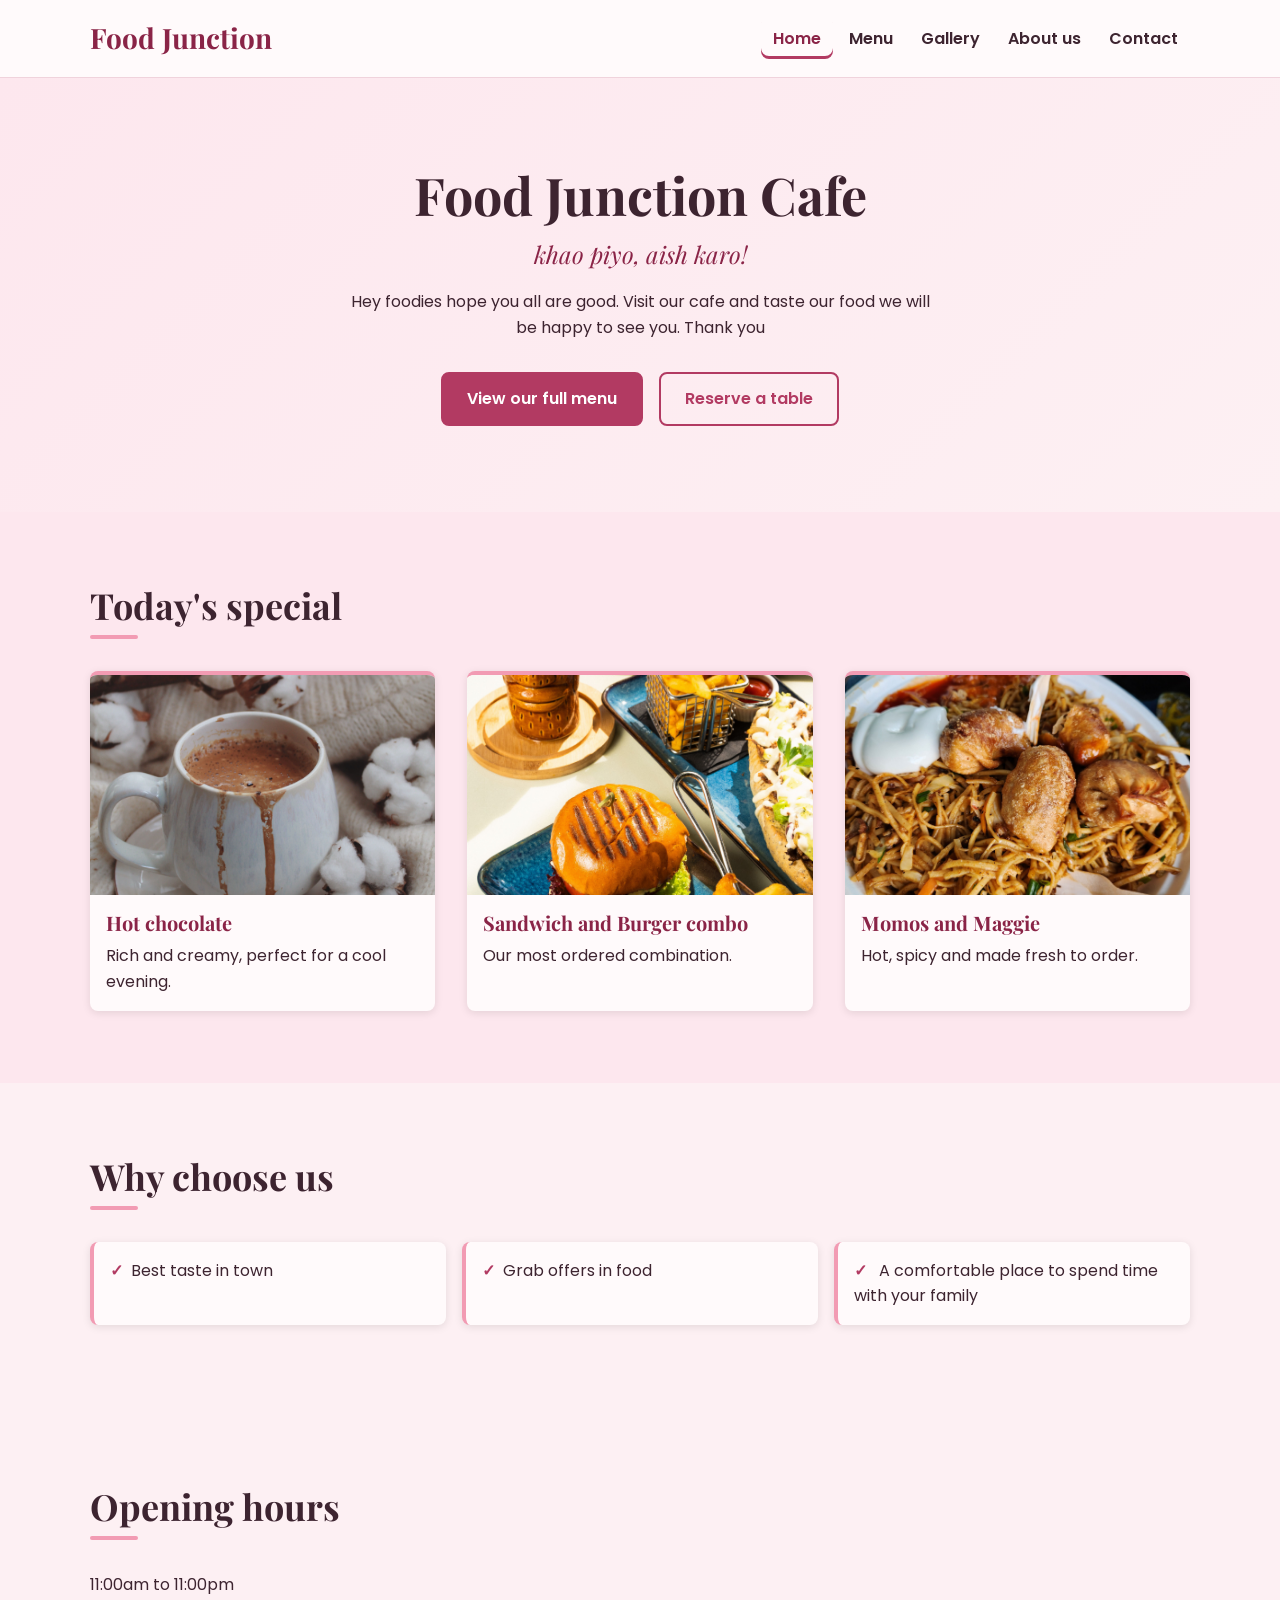
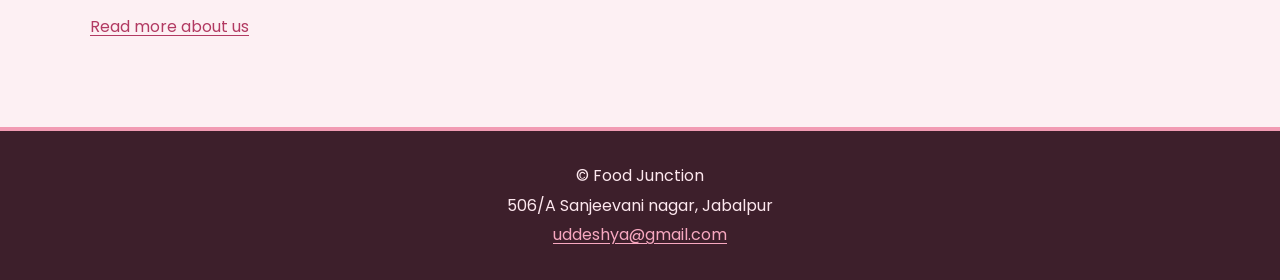
<file: index.html>
<!doctype html>
<html lang="en">
  <head>
    <meta charset="UTF-8" />
    <meta name="viewport" content="width=device-width, initial-scale=1.0" />

    <title>Food Junction Cafe | Burgers, momos and coffee in Jabalpur</title>
    <meta
      name="description"
      content="Food Junction is a family cafe in Jabalpur serving burgers, sandwiches, momos, maggie and hot and cold beverages."
    />
    <meta name="author" content="Uddeshya shukla" />

    <link rel="icon" type="image/png" href="images/favicon.png" />

    <link rel="preconnect" href="https://fonts.googleapis.com" />
    <link rel="preconnect" href="https://fonts.gstatic.com" crossorigin />
    <link
      href="https://fonts.googleapis.com/css2?family=Playfair+Display:wght@700&family=Poppins:wght@400;600&display=swap"
      rel="stylesheet"
    />
    <link rel="stylesheet" href="css/style.css" />
  </head>
  <body>
    <a href="#main-content" class="skip-link">Skip to main content</a>

    <header class="site-header">
      <div class="container">
        <a href="index.html" class="site-header__logo">Food Junction</a>
        <nav class="site-nav" aria-label="Main">
          <ul class="site-nav__list">
            <li class="site-nav__item">
              <a href="index.html" class="site-nav__link" aria-current="page"
                >Home</a
              >
            </li>
            <li class="site-nav__item">
              <a href="menu.html" class="site-nav__link">Menu</a>
            </li>
            <li class="site-nav__item">
              <a href="gallery.html" class="site-nav__link">Gallery</a>
            </li>
            <li class="site-nav__item">
              <a href="about.html" class="site-nav__link">About us</a>
            </li>
            <li class="site-nav__item">
              <a href="contact.html" class="site-nav__link">Contact</a>
            </li>
          </ul>
        </nav>
      </div>
    </header>

    <main id="main-content">
      <section class="hero">
        <div class="container">
          <h1 class="hero__title">Food Junction Cafe</h1>
          <p class="hero__tagline">khao piyo, aish karo!</p>
          <p class="hero__text">
            Hey foodies hope you all are good. Visit our cafe and taste our food
            we will be happy to see you. Thank you
          </p>
          <div class="hero__actions">
            <a href="menu.html" class="btn btn--primary">View our full menu</a>
            <a href="contact.html" class="btn btn--secondary"
              >Reserve a table</a
            >
          </div>
        </div>
      </section>

      <section class="section specials">
        <div class="container">
          <h2 class="section__title">Today's special</h2>
          <div class="specials__list">
            <article class="card">
              <img
                class="card__image"
                src="images/hot-chocolate.jpg"
                alt="A cup of hot chocolate topped with whipped cream"
                width="250"
                height="300"
                loading="lazy"
              />
              <div class="card__body">
                <h3 class="card__title">Hot chocolate</h3>
                <p class="card__text">
                  Rich and creamy, perfect for a cool evening.
                </p>
              </div>
            </article>
            <article class="card">
              <img
                class="card__image"
                src="images/sandwich-and-burger.jpg"
                alt="A grilled sandwich and a burger on one plate"
                width="250"
                height="300"
                loading="lazy"
              />
              <div class="card__body">
                <h3 class="card__title">Sandwich and Burger combo</h3>
                <p class="card__text">Our most ordered combination.</p>
              </div>
            </article>
            <article class="card">
              <img
                class="card__image"
                src="images/momos-and-maggie.jpg"
                alt="Steamed momos next to a bowl of masala maggie"
                width="250"
                height="300"
                loading="lazy"
              />
              <div class="card__body">
                <h3 class="card__title">Momos and Maggie</h3>
                <p class="card__text">Hot, spicy and made fresh to order.</p>
              </div>
            </article>
          </div>
        </div>
      </section>

      <section class="section">
        <div class="container">
          <h2 class="section__title">Why choose us</h2>
          <ul class="feature-list">
            <li class="feature-list__item">Best taste in town</li>
            <li class="feature-list__item">Grab offers in food</li>
            <li class="feature-list__item">
              A comfortable place to spend time with your family
            </li>
          </ul>
        </div>
      </section>

      <section class="section">
        <div class="container">
          <h2 class="section__title">Opening hours</h2>
          <p>11:00am to 11:00pm</p>
          <p><a href="about.html">Read more about us</a></p>
        </div>
      </section>
    </main>

    <footer class="site-footer">
      <div class="container">
        <p class="site-footer__text">&copy; Food Junction</p>
        <p class="site-footer__text">506/A Sanjeevani nagar, Jabalpur</p>
        <address class="site-footer__address">
          <a href="mailto:uddeshya@gmail.com" class="site-footer__link"
            >uddeshya@gmail.com</a
          >
        </address>
      </div>
    </footer>
  </body>
</html>
</file>
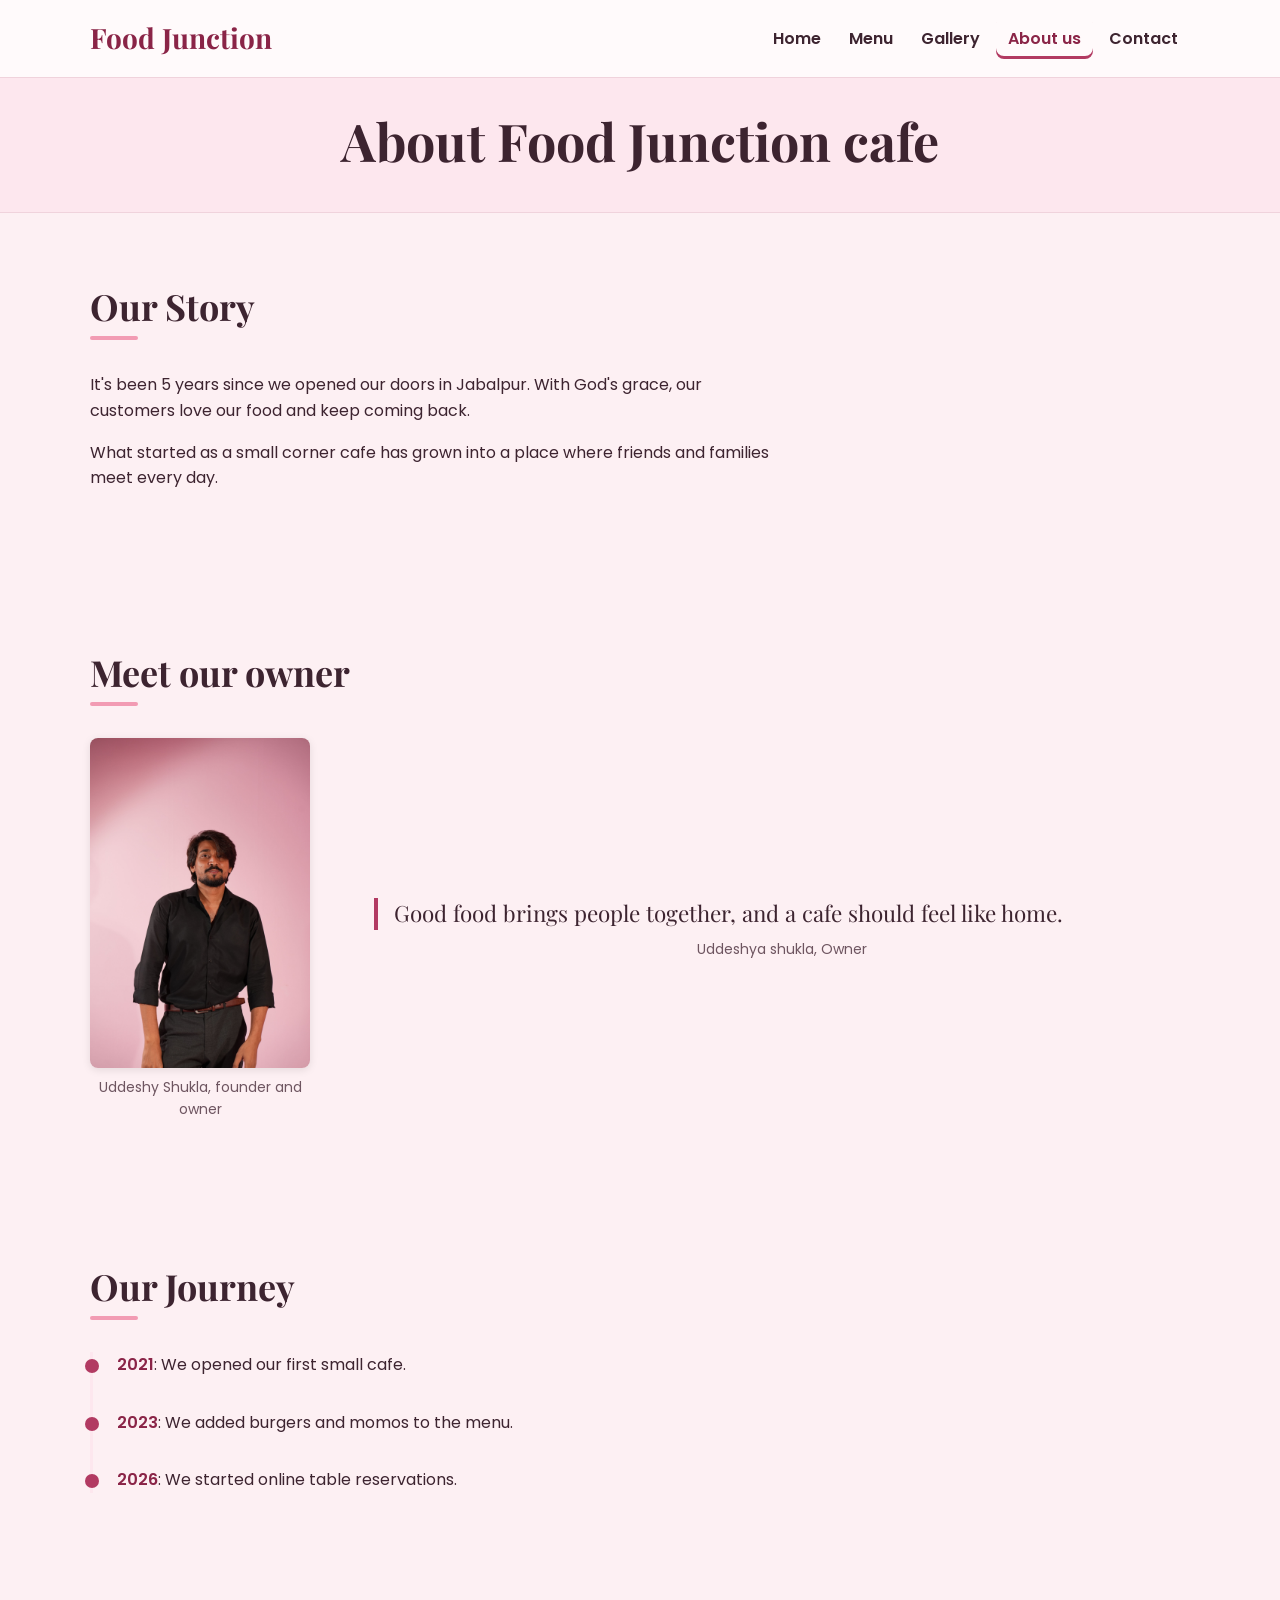
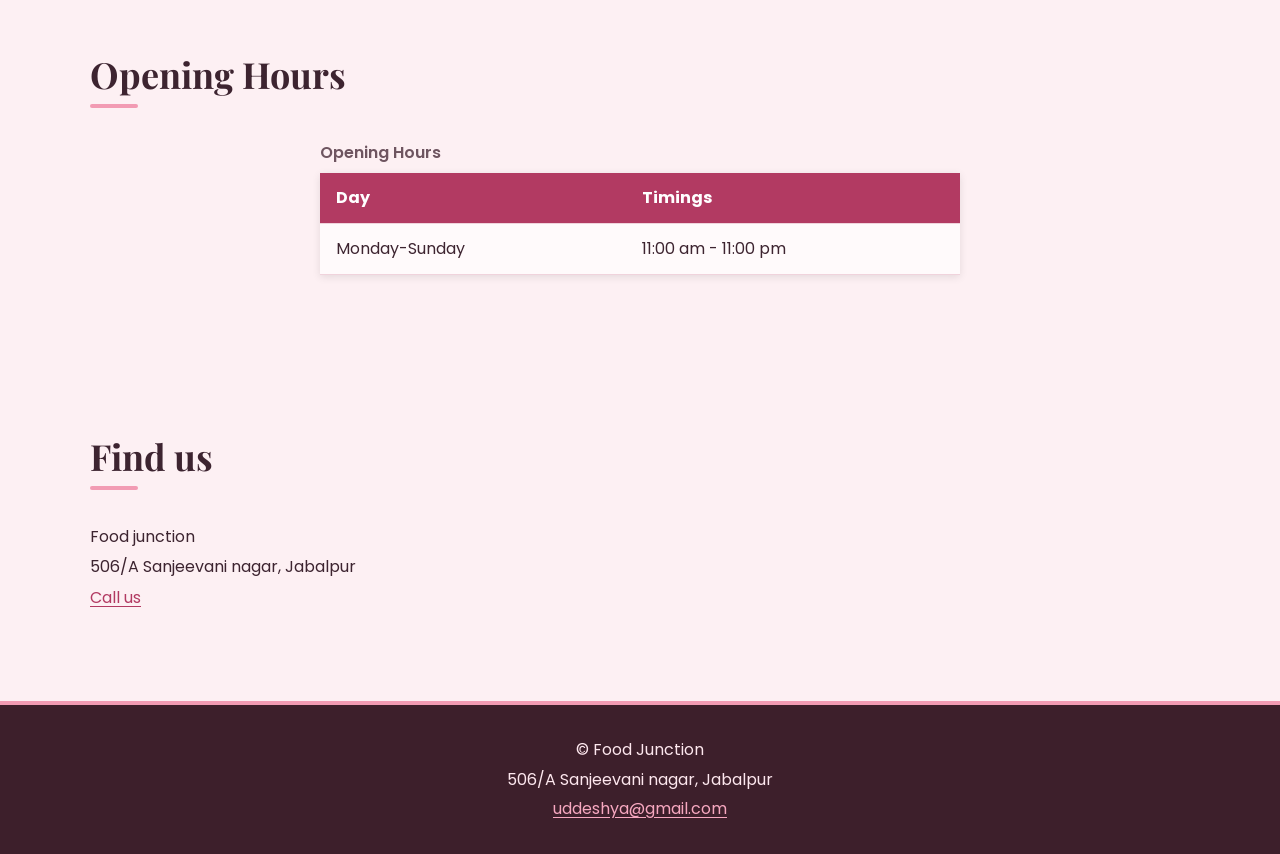
<file: about.html>
<!doctype html>
<html lang="en">
  <head>
    <meta charset="UTF-8" />
    <meta name="viewport" content="width=device-width, initial-scale=1.0" />

    <title>About Us | Food Junction Cafe</title>
    <meta
      name="description"
      content="Our story, our owner and our opening hours."
    />
    <meta name="author" content="Uddeshya shukla" />

    <link rel="icon" type="image/png" href="images/favicon.png" />

    <link rel="preconnect" href="https://fonts.googleapis.com" />
    <link rel="preconnect" href="https://fonts.gstatic.com" crossorigin />
    <link
      href="https://fonts.googleapis.com/css2?family=Playfair+Display:wght@700&family=Poppins:wght@400;600&display=swap"
      rel="stylesheet"
    />
    <link rel="stylesheet" href="css/style.css" />
  </head>
  <body>
    <a href="#main-content" class="skip-link">Skip to main content</a>

    <header class="site-header">
      <div class="container">
        <a href="index.html" class="site-header__logo">Food Junction</a>
        <nav class="site-nav" aria-label="Main">
          <ul class="site-nav__list">
            <li class="site-nav__item">
              <a href="index.html" class="site-nav__link">Home</a>
            </li>
            <li class="site-nav__item">
              <a href="menu.html" class="site-nav__link">Menu</a>
            </li>
            <li class="site-nav__item">
              <a href="gallery.html" class="site-nav__link">Gallery</a>
            </li>
            <li class="site-nav__item">
              <a href="about.html" class="site-nav__link" aria-current="page"
                >About us</a
              >
            </li>
            <li class="site-nav__item">
              <a href="contact.html" class="site-nav__link">Contact</a>
            </li>
          </ul>
        </nav>
      </div>
    </header>

    <main id="main-content">
      <section class="page-header">
        <div class="container">
          <h1 class="page-title">About Food Junction cafe</h1>
        </div>
      </section>

      <section class="section">
        <div class="container">
          <h2 class="section__title">Our Story</h2>
          <p>
            It's been 5 years since we opened our doors in Jabalpur. With God's
            grace, our customers love our food and keep coming back.
          </p>
          <p>
            What started as a small corner cafe has grown into a place where
            friends and families meet every day.
          </p>
        </div>
      </section>

      <section class="section">
        <div class="container">
          <h2 class="section__title">Meet our owner</h2>
          <div class="owner">
            <figure class="owner__photo">
              <img
                class="owner__image"
                src="images/owner.jpg"
                alt="Uddeshya Shukla, owner of Food Junction, standing at the cafe counter"
                width="200"
                height="300"
              />
              <figcaption class="owner__caption">
                Uddeshy Shukla, founder and owner
              </figcaption>
            </figure>
            <figure class="owner__quote">
              <blockquote class="owner__blockquote">
                <p>
                  Good food brings people together, and a cafe should feel like
                  home.
                </p>
              </blockquote>
              <figcaption class="owner__caption">
                Uddeshya shukla, Owner
              </figcaption>
            </figure>
          </div>
        </div>
      </section>

      <section class="section">
        <div class="container">
          <h2 class="section__title">Our Journey</h2>
          <ol class="timeline">
            <li class="timeline__item">
              <time datetime="2021">2021</time>: We opened our first small cafe.
            </li>
            <li class="timeline__item">
              <time datetime="2023">2023</time>: We added burgers and momos to
              the menu.
            </li>
            <li class="timeline__item">
              <time datetime="2026">2026</time>: We started online table
              reservations.
            </li>
          </ol>
        </div>
      </section>

      <section class="section">
        <div class="container">
          <h2 class="section__title">Opening Hours</h2>
          <table class="data-table">
            <caption>
              Opening Hours
            </caption>
            <thead>
              <tr>
                <th scope="col">Day</th>
                <th scope="col">Timings</th>
              </tr>
            </thead>
            <tbody>
              <tr>
                <td>Monday-Sunday</td>
                <td>11:00 am - 11:00 pm</td>
              </tr>
            </tbody>
          </table>
        </div>
      </section>

      <section class="section">
        <div class="container">
          <h2 class="section__title">Find us</h2>
          <address class="contact-info">
            Food junction<br />
            506/A Sanjeevani nagar, Jabalpur<br />
            <a href="tel:+918770564820">Call us</a>
          </address>
        </div>
      </section>
    </main>

    <footer class="site-footer">
      <div class="container">
        <p class="site-footer__text">&copy; Food Junction</p>
        <p class="site-footer__text">506/A Sanjeevani nagar, Jabalpur</p>
        <address class="site-footer__address">
          <a href="mailto:uddeshya@gmail.com" class="site-footer__link"
            >uddeshya@gmail.com</a
          >
        </address>
      </div>
    </footer>
  </body>
</html>
</file>
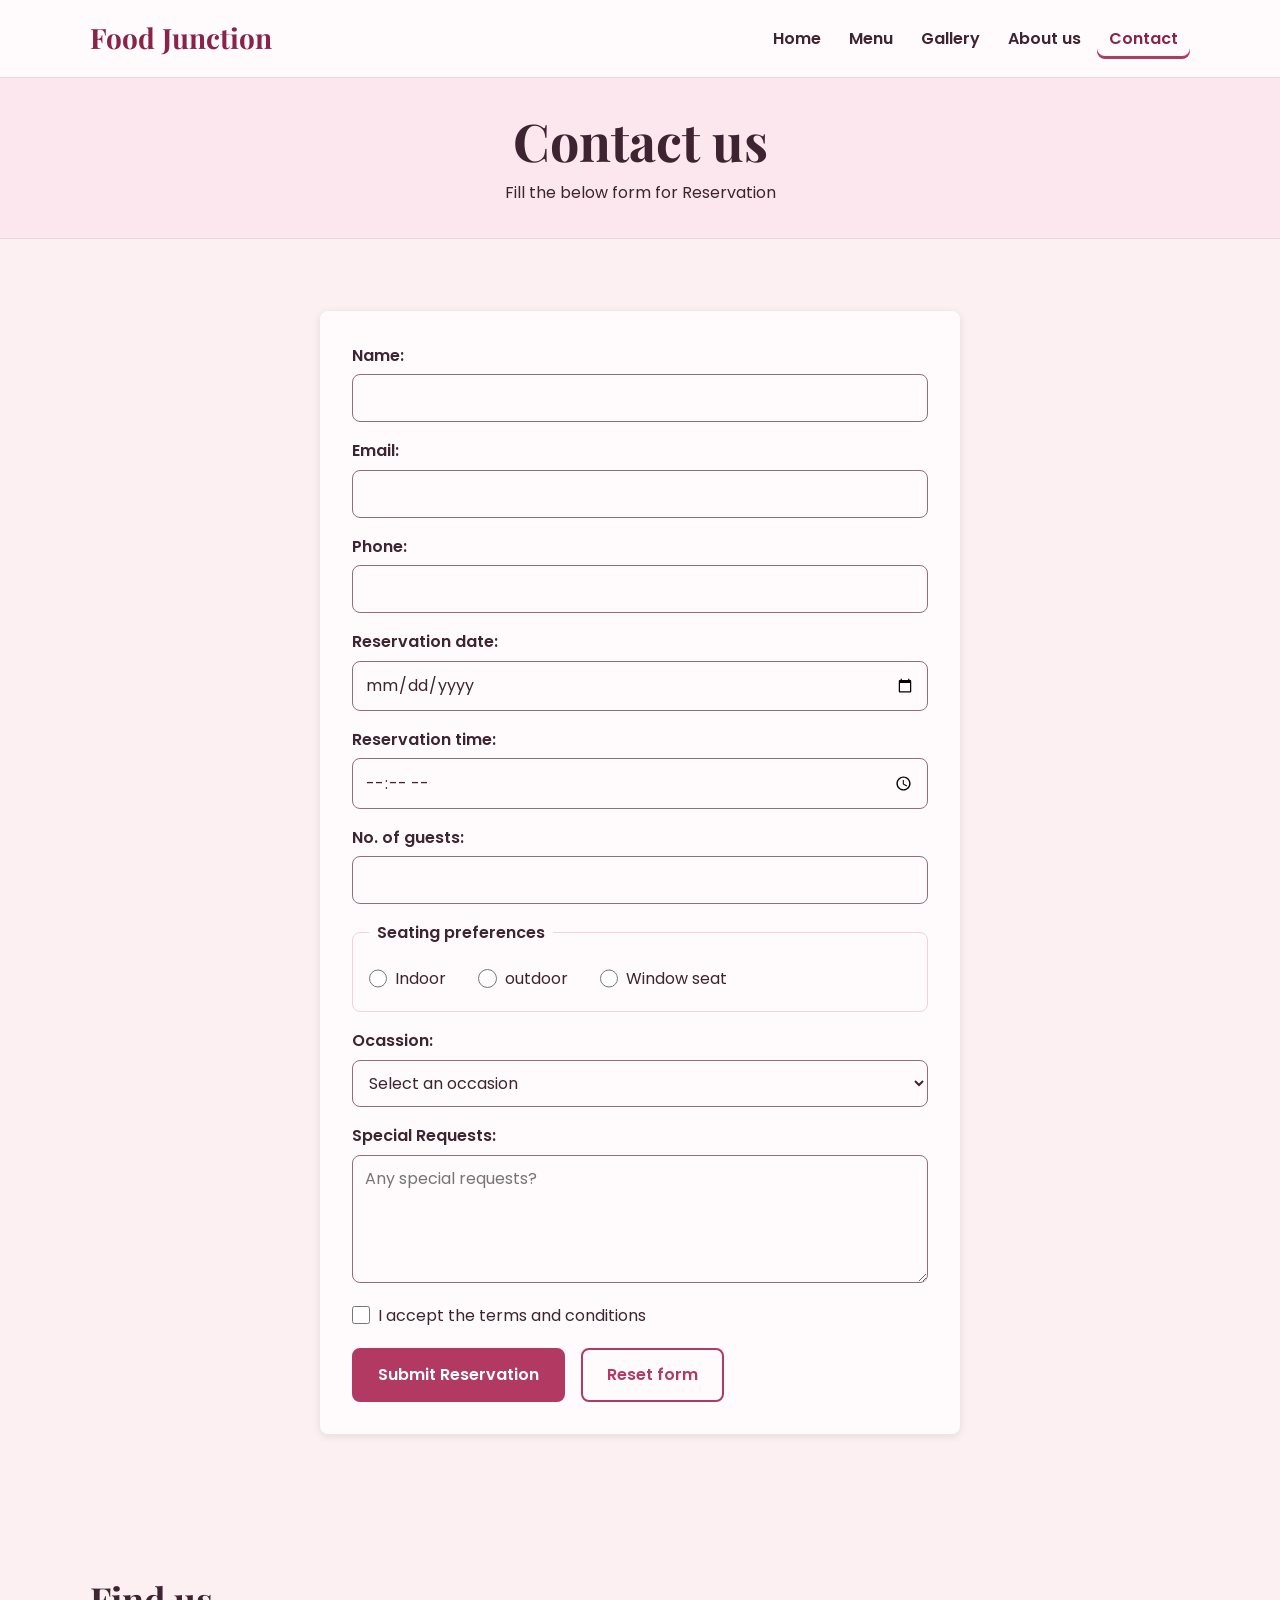
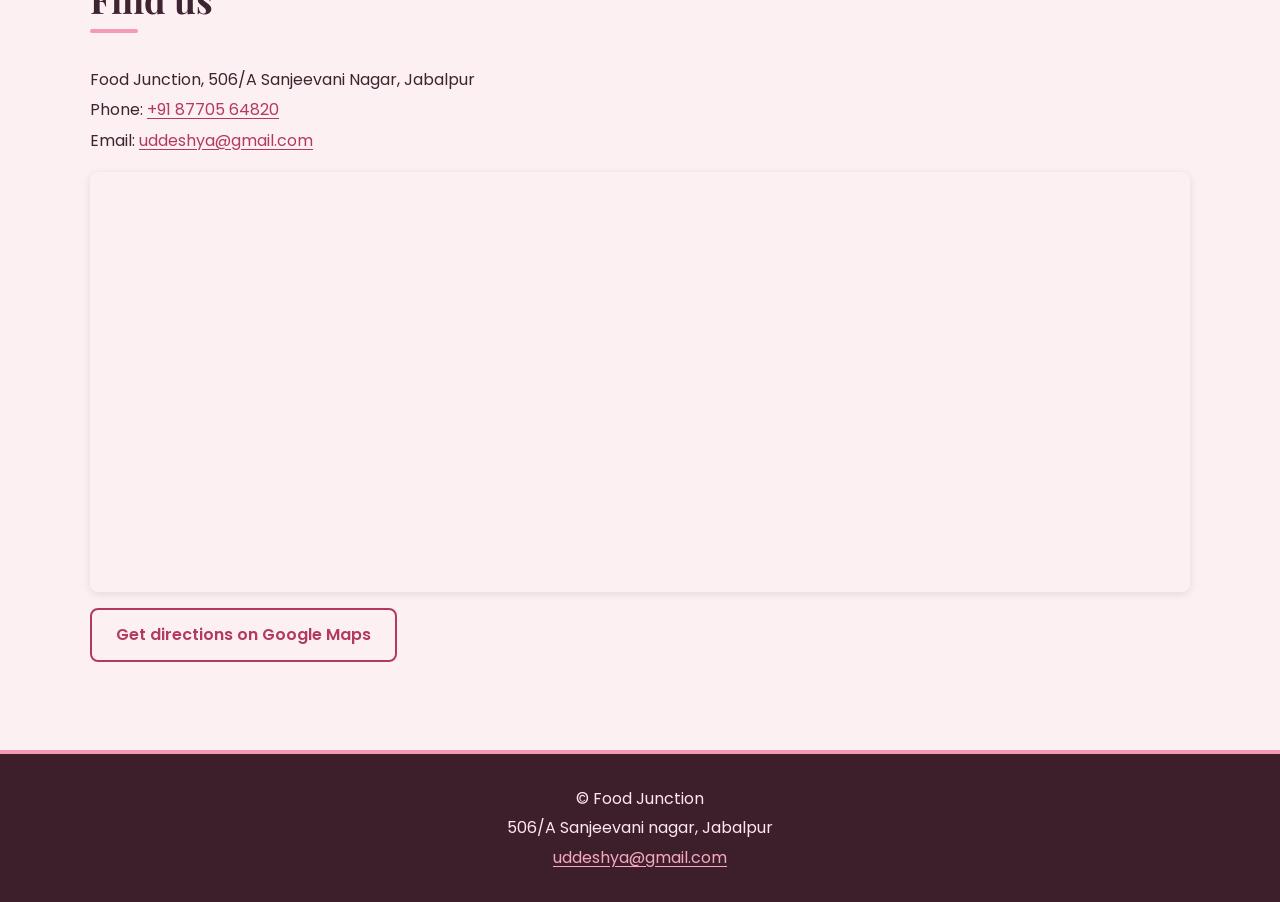
<file: contact.html>
<!doctype html>
<html lang="en">
  <head>
    <meta charset="UTF-8" />
    <meta name="viewport" content="width=device-width, initial-scale=1.0" />

    <title>Contact and Reservations | Food Junction Cafe</title>
    <meta
      name="description"
      content="Book a table at Food Junction Cafe in Jabalpur or find our address and phone number."
    />
    <meta name="author" content="Uddeshya shukla" />

    <link rel="icon" type="image/png" href="images/favicon.png" />

    <link rel="preconnect" href="https://fonts.googleapis.com" />
    <link rel="preconnect" href="https://fonts.gstatic.com" crossorigin />
    <link
      href="https://fonts.googleapis.com/css2?family=Playfair+Display:wght@700&family=Poppins:wght@400;600&display=swap"
      rel="stylesheet"
    />
    <link rel="stylesheet" href="css/style.css" />
  </head>
  <body>
    <a href="#main-content" class="skip-link">Skip to main content</a>

    <header class="site-header">
      <div class="container">
        <a href="index.html" class="site-header__logo">Food Junction</a>
        <nav class="site-nav" aria-label="Main">
          <ul class="site-nav__list">
            <li class="site-nav__item">
              <a href="index.html" class="site-nav__link">Home</a>
            </li>
            <li class="site-nav__item">
              <a href="menu.html" class="site-nav__link">Menu</a>
            </li>
            <li class="site-nav__item">
              <a href="gallery.html" class="site-nav__link">Gallery</a>
            </li>
            <li class="site-nav__item">
              <a href="about.html" class="site-nav__link">About us</a>
            </li>
            <li class="site-nav__item">
              <a href="contact.html" class="site-nav__link" aria-current="page"
                >Contact</a
              >
            </li>
          </ul>
        </nav>
      </div>
    </header>

    <main id="main-content">
      <section class="page-header">
        <div class="container">
          <h1 class="page-title">Contact us</h1>
          <p>Fill the below form for Reservation</p>
        </div>
      </section>

      <div class="section">
        <div class="container">
          <form class="form" method="get">
            <div class="form__field">
              <label for="name" class="form__label">Name:</label>
              <input
                type="text"
                id="name"
                name="name"
                class="form__control"
                autocomplete="name"
                required
              />
            </div>

            <div class="form__field">
              <label for="email" class="form__label">Email:</label>
              <input
                type="email"
                id="email"
                name="email"
                class="form__control"
                autocomplete="email"
                required
              />
            </div>

            <div class="form__field">
              <label for="phone" class="form__label">Phone:</label>
              <input
                type="tel"
                id="phone"
                name="phone"
                class="form__control"
                autocomplete="tel"
                pattern="[0-9]{10}"
                title="Enter a 10 digit number"
                required
              />
            </div>

            <div class="form__field">
              <label for="date" class="form__label">Reservation date:</label>
              <input
                type="date"
                id="date"
                name="date"
                class="form__control"
                required
              />
            </div>

            <div class="form__field">
              <label for="time" class="form__label">Reservation time:</label>
              <input
                type="time"
                id="time"
                name="time"
                class="form__control"
                required
              />
            </div>

            <div class="form__field">
              <label for="guests" class="form__label">No. of guests:</label>
              <input
                type="number"
                id="guests"
                name="guests"
                class="form__control"
                min="1"
                max="20"
                required
              />
            </div>

            <fieldset class="form__group">
              <legend class="form__legend">Seating preferences</legend>
              <div class="form__options">
                <label class="form__option">
                  <input type="radio" name="seating" value="indoor" required />
                  Indoor
                </label>
                <label class="form__option">
                  <input type="radio" name="seating" value="outdoor" />
                  outdoor
                </label>
                <label class="form__option">
                  <input type="radio" name="seating" value="window" />
                  Window seat
                </label>
              </div>
            </fieldset>

            <div class="form__field">
              <label for="occasion" class="form__label">Ocassion:</label>
              <select
                id="occasion"
                name="occasion"
                class="form__control"
                required
              >
                <option value="">Select an occasion</option>
                <optgroup label="Personal">
                  <option value="birthday">Birthday</option>
                  <option value="anniversary">Anniversary</option>
                </optgroup>
                <optgroup label="Other">
                  <option value="business">Business Meeting</option>
                  <option value="family">Family Gathering</option>
                  <option value="other">Other</option>
                </optgroup>
              </select>
            </div>

            <div class="form__field">
              <label for="requests" class="form__label"
                >Special Requests:</label
              >
              <textarea
                id="requests"
                name="requests"
                class="form__control"
                rows="4"
                placeholder="Any special requests?"
              ></textarea>
            </div>

            <div class="form__field">
              <label class="form__option">
                <input type="checkbox" id="policy" name="policy" required />
                I accept the terms and conditions
              </label>
            </div>

            <div class="form__actions">
              <button type="submit" class="btn btn--primary">
                Submit Reservation
              </button>
              <button type="reset" class="btn btn--secondary">
                Reset form
              </button>
            </div>
          </form>
        </div>
      </div>

      <section class="section">
        <div class="container">
          <h2 class="section__title">Find us</h2>
          <address class="contact-info">
            Food Junction, 506/A Sanjeevani Nagar, Jabalpur<br />
            Phone: <a href="tel:+918770564820">+91 87705 64820</a><br />
            Email: <a href="mailto:uddeshya@gmail.com">uddeshya@gmail.com</a>
          </address>

          <iframe
            class="map"
            src="https://www.google.com/maps/embed?pb=!1m14!1m12!1m3!1d29344.706651710483!2d79.9014912!3d23.166976!2m3!1f0!2f0!3f0!3m2!1i1024!2i768!4f13.1!5e0!3m2!1sen!2sin!4v1792686968923!5m2!1sen!2sin"
            width="600"
            height="450"
            title="Map showing the location of Food Junction Cafe"
            loading="lazy"
            referrerpolicy="strict-origin-when-cross-origin"
          ></iframe>

          <p>
            <a
              href="https://maps.google.com"
              class="btn btn--secondary"
              target="_blank"
              rel="noopener noreferrer"
              >Get directions on Google Maps</a
            >
          </p>
        </div>
      </section>
    </main>

    <footer class="site-footer">
      <div class="container">
        <p class="site-footer__text">&copy; Food Junction</p>
        <p class="site-footer__text">506/A Sanjeevani nagar, Jabalpur</p>
        <address class="site-footer__address">
          <a href="mailto:uddeshya@gmail.com" class="site-footer__link"
            >uddeshya@gmail.com</a
          >
        </address>
      </div>
    </footer>
  </body>
</html>
</file>
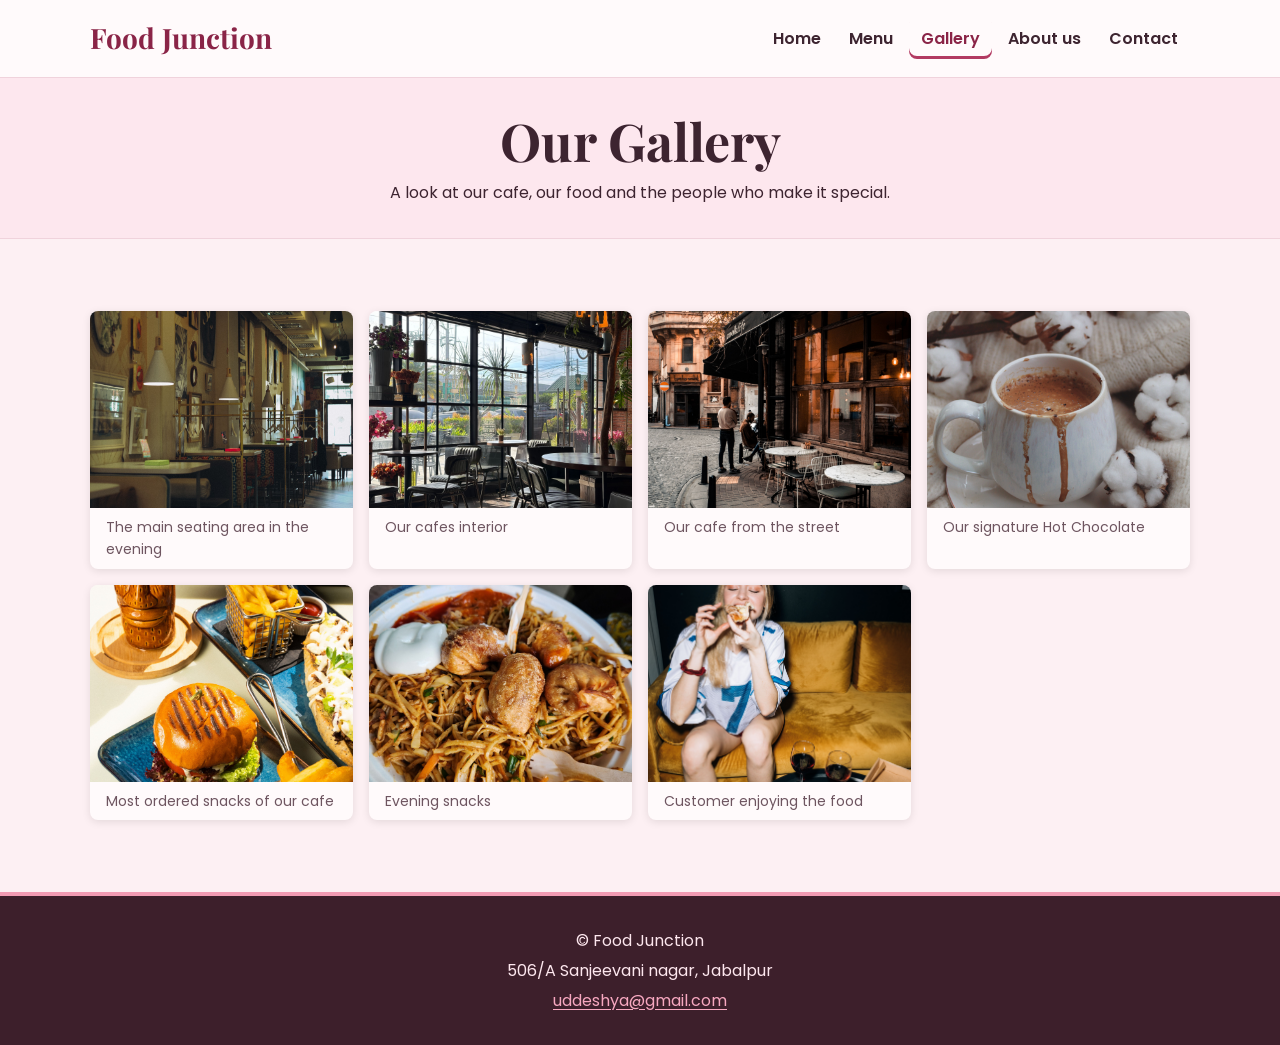
<file: gallery.html>
<!doctype html>
<html lang="en">
  <head>
    <meta charset="UTF-8" />
    <meta name="viewport" content="width=device-width, initial-scale=1.0" />

    <title>Gallery | Food Junction Cafe</title>
    <meta
      name="description"
      content="Photos of our cafe, our food and our happy customers."
    />
    <meta name="author" content="Uddeshya shukla" />

    <link rel="icon" type="image/png" href="images/favicon.png" />

    <link rel="preconnect" href="https://fonts.googleapis.com" />
    <link rel="preconnect" href="https://fonts.gstatic.com" crossorigin />
    <link
      href="https://fonts.googleapis.com/css2?family=Playfair+Display:wght@700&family=Poppins:wght@400;600&display=swap"
      rel="stylesheet"
    />
    <link rel="stylesheet" href="css/style.css" />
  </head>
  <body>
    <a href="#main-content" class="skip-link">Skip to main content</a>

    <header class="site-header">
      <div class="container">
        <a href="index.html" class="site-header__logo">Food Junction</a>
        <nav class="site-nav" aria-label="Main">
          <ul class="site-nav__list">
            <li class="site-nav__item">
              <a href="index.html" class="site-nav__link">Home</a>
            </li>
            <li class="site-nav__item">
              <a href="menu.html" class="site-nav__link">Menu</a>
            </li>
            <li class="site-nav__item">
              <a href="gallery.html" class="site-nav__link" aria-current="page"
                >Gallery</a
              >
            </li>
            <li class="site-nav__item">
              <a href="about.html" class="site-nav__link">About us</a>
            </li>
            <li class="site-nav__item">
              <a href="contact.html" class="site-nav__link">Contact</a>
            </li>
          </ul>
        </nav>
      </div>
    </header>

    <main id="main-content">
      <section class="page-header">
        <div class="container">
          <h1 class="page-title">Our Gallery</h1>
          <p>
            A look at our cafe, our food and the people who make it special.
          </p>
        </div>
      </section>

      <div class="section">
        <div class="container">
          <div class="gallery">
            <figure class="gallery__item">
              <img
                class="gallery__image"
                src="images/cafe-interior-01.jpg"
                alt="Warm-lit seating area with wooden tables"
                width="600"
                height="400"
              />
              <figcaption class="gallery__caption">
                The main seating area in the evening
              </figcaption>
            </figure>

            <figure class="gallery__item">
              <img
                class="gallery__image"
                src="images/cafe-interior-02.jpg"
                alt=" our cafe interior image"
                width="400"
                height="400"
                loading="lazy"
              />
              <figcaption class="gallery__caption">
                Our cafes interior
              </figcaption>
            </figure>

            <figure class="gallery__item">
              <img
                class="gallery__image"
                src="images/cafe-exterior.jpg"
                alt=" our cafe exterior image"
                width="400"
                height="400"
                loading="lazy"
              />
              <figcaption class="gallery__caption">
                Our cafe from the street
              </figcaption>
            </figure>

            <figure class="gallery__item">
              <img
                class="gallery__image"
                src="images/hot-chocolate.jpg"
                alt="A cup of hot chocolate topped with whipped cream"
                width="400"
                height="600"
                loading="lazy"
              />
              <figcaption class="gallery__caption">
                Our signature Hot Chocolate
              </figcaption>
            </figure>

            <figure class="gallery__item">
              <img
                class="gallery__image"
                src="images/sandwich-and-burger.jpg"
                alt="Grilled cheesy burgers and sandwiches"
                width="500"
                height="500"
                loading="lazy"
              />
              <figcaption class="gallery__caption">
                Most ordered snacks of our cafe
              </figcaption>
            </figure>

            <figure class="gallery__item">
              <img
                class="gallery__image"
                src="images/momos-and-maggie.jpg"
                alt="Hot momos and masala maggie"
                width="600"
                height="400"
                loading="lazy"
              />
              <figcaption class="gallery__caption">Evening snacks</figcaption>
            </figure>

            <figure class="gallery__item">
              <img
                class="gallery__image"
                src="images/customer.jpg"
                alt=" our happy customer"
                width="400"
                height="550"
                loading="lazy"
              />
              <figcaption class="gallery__caption">
                Customer enjoying the food
              </figcaption>
            </figure>
          </div>
        </div>
      </div>
    </main>

    <footer class="site-footer">
      <div class="container">
        <p class="site-footer__text">&copy; Food Junction</p>
        <p class="site-footer__text">506/A Sanjeevani nagar, Jabalpur</p>
        <address class="site-footer__address">
          <a href="mailto:uddeshya@gmail.com" class="site-footer__link"
            >uddeshya@gmail.com</a
          >
        </address>
      </div>
    </footer>
  </body>
</html>
</file>
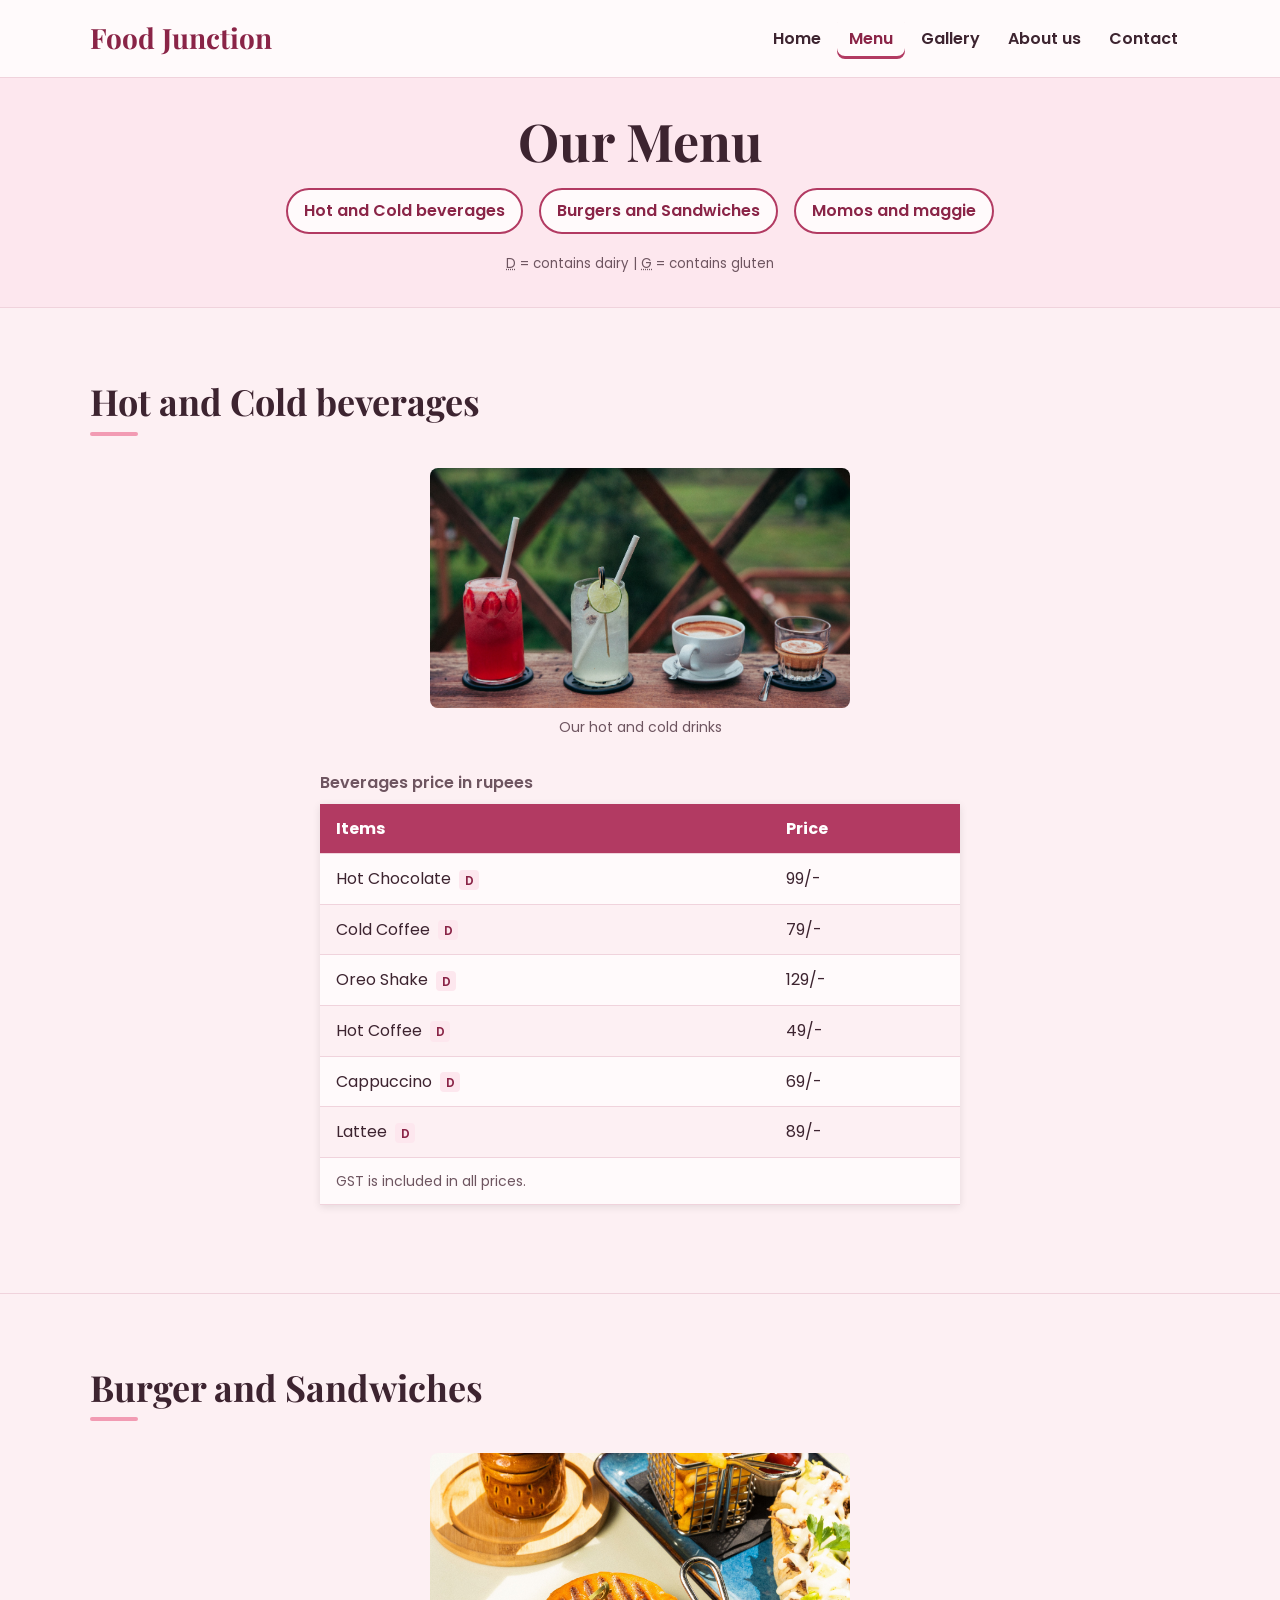
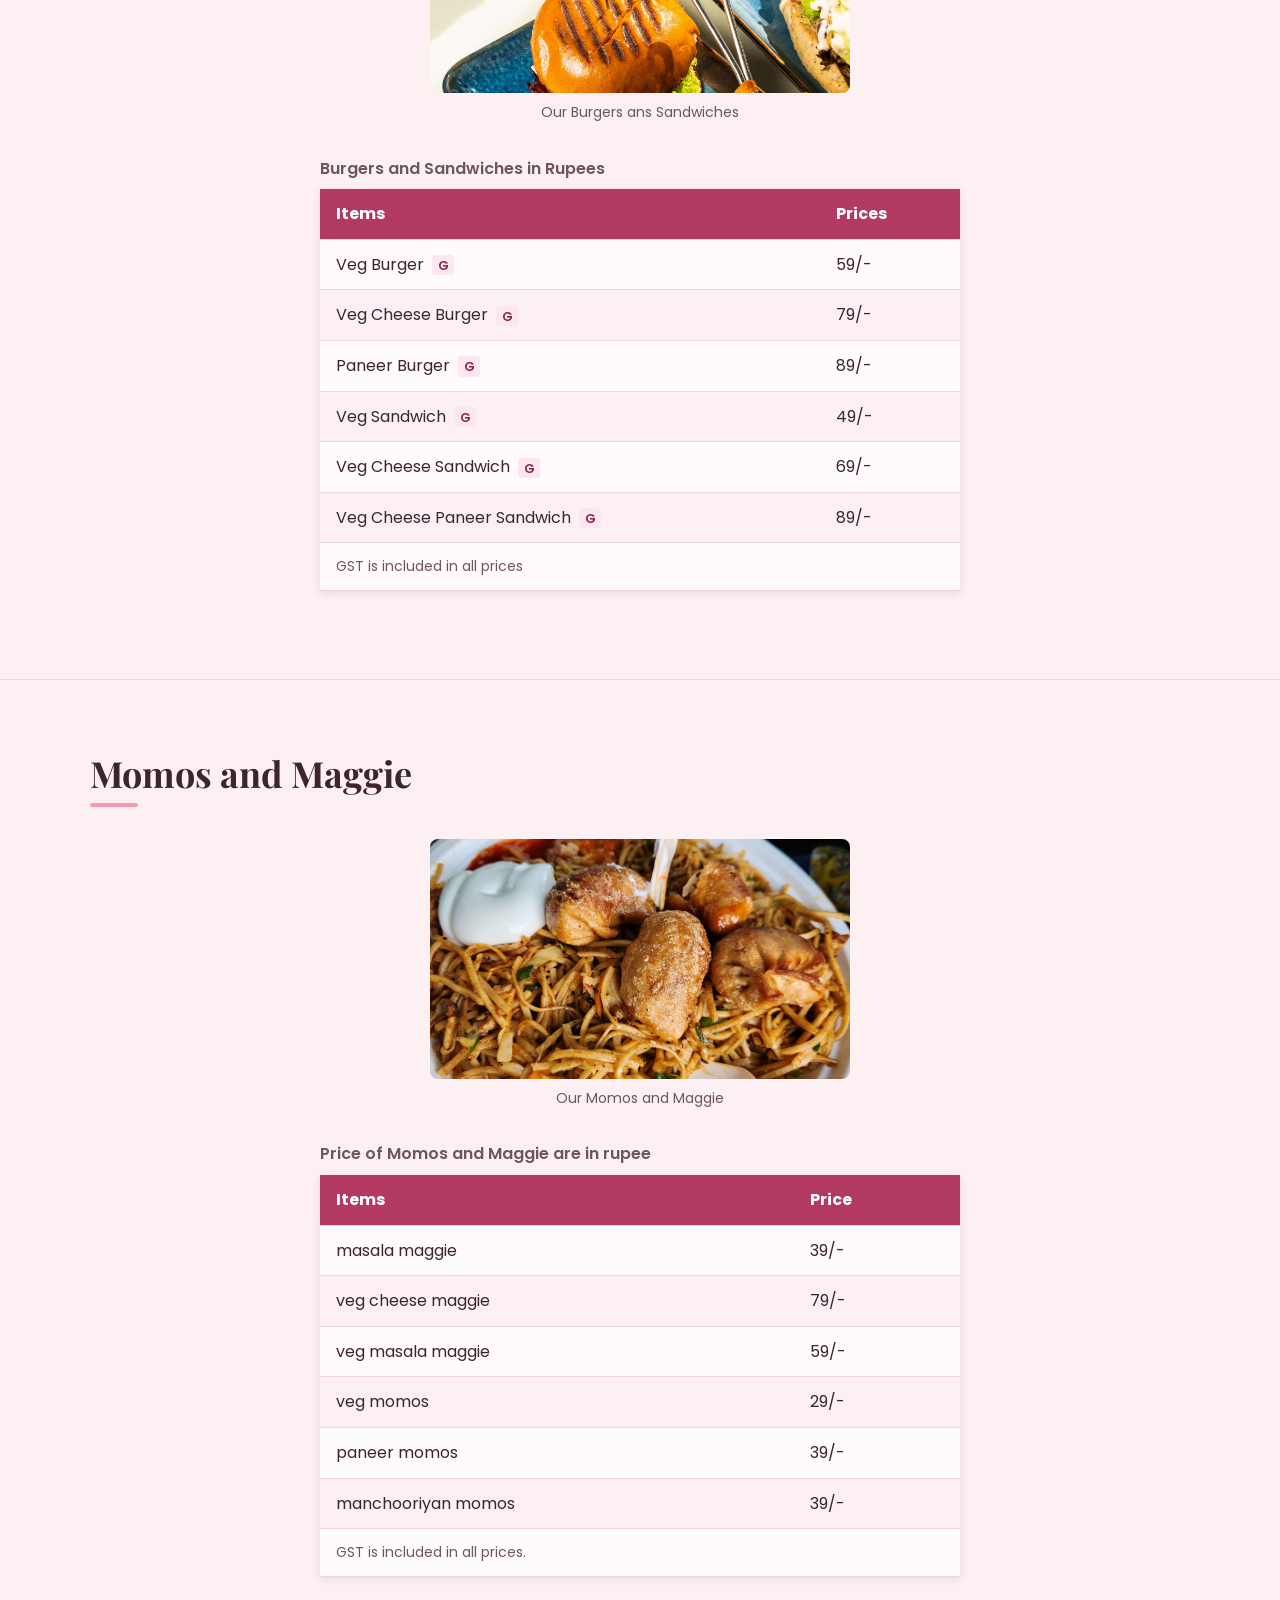
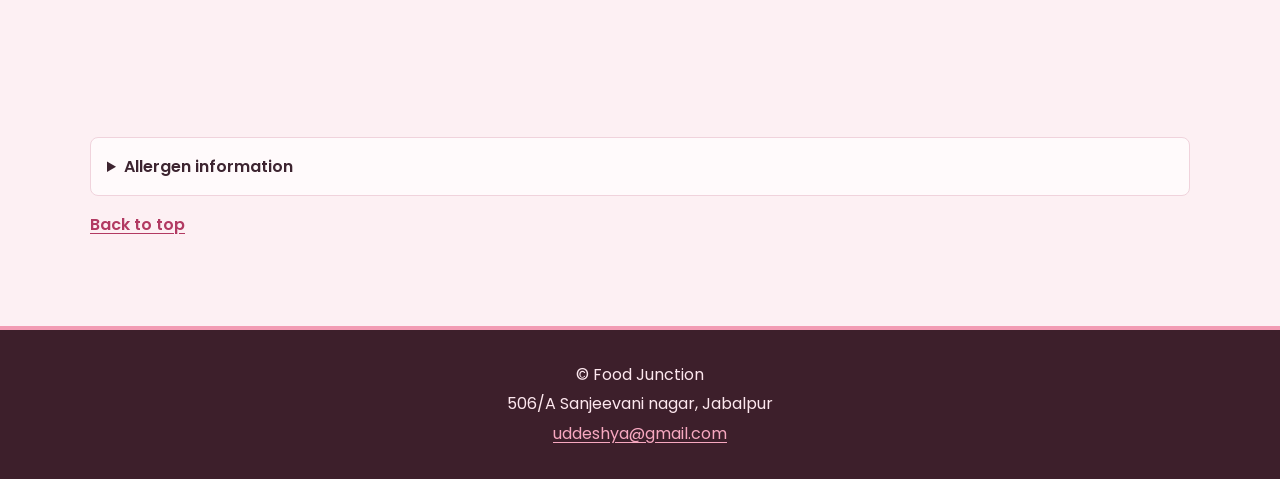
<file: menu.html>
<!doctype html>
<html lang="en">
  <head>
    <meta charset="UTF-8" />
    <meta name="viewport" content="width=device-width, initial-scale=1.0" />

    <title>Menu | Food Junction Cafe</title>
    <meta
      name="description"
      content="Prices of our hot and cold beverages, burgers, sandwiches, momos and maggie."
    />
    <meta name="author" content="Uddeshya shukla" />

    <link rel="icon" type="image/png" href="images/favicon.png" />

    <link rel="preconnect" href="https://fonts.googleapis.com" />
    <link rel="preconnect" href="https://fonts.gstatic.com" crossorigin />
    <link
      href="https://fonts.googleapis.com/css2?family=Playfair+Display:wght@700&family=Poppins:wght@400;600&display=swap"
      rel="stylesheet"
    />
    <link rel="stylesheet" href="css/style.css" />
  </head>
  <body>
    <a href="#main-content" class="skip-link">Skip to main content</a>

    <header class="site-header">
      <div class="container">
        <a href="index.html" class="site-header__logo">Food Junction</a>
        <nav class="site-nav" aria-label="Main">
          <ul class="site-nav__list">
            <li class="site-nav__item">
              <a href="index.html" class="site-nav__link">Home</a>
            </li>
            <li class="site-nav__item">
              <a href="menu.html" class="site-nav__link" aria-current="page"
                >Menu</a
              >
            </li>
            <li class="site-nav__item">
              <a href="gallery.html" class="site-nav__link">Gallery</a>
            </li>
            <li class="site-nav__item">
              <a href="about.html" class="site-nav__link">About us</a>
            </li>
            <li class="site-nav__item">
              <a href="contact.html" class="site-nav__link">Contact</a>
            </li>
          </ul>
        </nav>
      </div>
    </header>

    <main id="main-content">
      <section class="page-header">
        <div class="container">
          <h1 class="page-title">Our Menu</h1>
          <nav class="category-nav" aria-label="Menu categories">
            <ul class="category-nav__list">
              <li class="category-nav__item">
                <a href="#beverages" class="category-nav__link"
                  >Hot and Cold beverages</a
                >
              </li>
              <li class="category-nav__item">
                <a href="#burgers" class="category-nav__link"
                  >Burgers and Sandwiches</a
                >
              </li>
              <li class="category-nav__item">
                <a href="#momos" class="category-nav__link">Momos and maggie</a>
              </li>
            </ul>
          </nav>
          <p class="menu-legend">
            <small>
              <abbr title="Contains dairy">D</abbr> = contains dairy |
              <abbr title="Contains gluten">G</abbr> = contains gluten
            </small>
          </p>
        </div>
      </section>

      <section id="beverages" class="section menu-section">
        <div class="container">
          <h2 class="section__title">Hot and Cold beverages</h2>
          <figure class="menu-section__figure">
            <img
              class="menu-section__image"
              src="images/hot-and-cold-beverages.jpg"
              alt="A hot coffee and an iced shake side by side"
              width="300"
              height="300"
            />
            <figcaption class="menu-section__caption">
              Our hot and cold drinks
            </figcaption>
          </figure>
          <table class="data-table">
            <caption>
              Beverages price in rupees
            </caption>
            <thead>
              <tr>
                <th scope="col">Items</th>
                <th scope="col">Price</th>
              </tr>
            </thead>
            <tbody>
              <tr>
                <th scope="row">
                  Hot Chocolate<abbr title="Contains dairy">D</abbr>
                </th>
                <td>99/-</td>
              </tr>
              <tr>
                <th scope="row">
                  Cold Coffee<abbr title="Contains dairy">D</abbr>
                </th>
                <td>79/-</td>
              </tr>
              <tr>
                <th scope="row">
                  Oreo Shake<abbr title="Contains dairy">D</abbr>
                </th>
                <td>129/-</td>
              </tr>
              <tr>
                <th scope="row">
                  Hot Coffee<abbr title="Contains dairy">D</abbr>
                </th>
                <td>49/-</td>
              </tr>
              <tr>
                <th scope="row">
                  Cappuccino<abbr title="Contains dairy">D</abbr>
                </th>
                <td>69/-</td>
              </tr>
              <tr>
                <th scope="row">Lattee<abbr title="Contains dairy">D</abbr></th>
                <td>89/-</td>
              </tr>
            </tbody>
            <tfoot>
              <tr>
                <td colspan="2">GST is included in all prices.</td>
              </tr>
            </tfoot>
          </table>
        </div>
      </section>

      <section id="burgers" class="section menu-section">
        <div class="container">
          <h2 class="section__title">Burger and Sandwiches</h2>
          <figure class="menu-section__figure">
            <img
              class="menu-section__image"
              src="images/sandwich-and-burger.jpg"
              alt="Grilled cheesy burgers and sandwiches"
              width="300"
              height="300"
              loading="lazy"
            />
            <figcaption class="menu-section__caption">
              Our Burgers ans Sandwiches
            </figcaption>
          </figure>
          <table class="data-table">
            <caption>
              Burgers and Sandwiches in Rupees
            </caption>
            <thead>
              <tr>
                <th scope="col">Items</th>
                <th scope="col">Prices</th>
              </tr>
            </thead>
            <tbody>
              <tr>
                <th scope="row">
                  Veg Burger<abbr title="Contains gluten">G</abbr>
                </th>
                <td>59/-</td>
              </tr>
              <tr>
                <th scope="row">
                  Veg Cheese Burger<abbr title="Contains gluten">G</abbr>
                </th>
                <td>79/-</td>
              </tr>
              <tr>
                <th scope="row">
                  Paneer Burger<abbr title="Contains gluten">G</abbr>
                </th>
                <td>89/-</td>
              </tr>
              <tr>
                <th scope="row">
                  Veg Sandwich<abbr title="Contains gluten">G</abbr>
                </th>
                <td>49/-</td>
              </tr>
              <tr>
                <th scope="row">
                  Veg Cheese Sandwich<abbr title="Contains gluten">G</abbr>
                </th>
                <td>69/-</td>
              </tr>
              <tr>
                <th scope="row">
                  Veg Cheese Paneer Sandwich<abbr title="Contains gluten"
                    >G</abbr
                  >
                </th>
                <td>89/-</td>
              </tr>
            </tbody>
            <tfoot>
              <tr>
                <td colspan="2">GST is included in all prices</td>
              </tr>
            </tfoot>
          </table>
        </div>
      </section>

      <section id="momos" class="section menu-section">
        <div class="container">
          <h2 class="section__title">Momos and Maggie</h2>
          <figure class="menu-section__figure">
            <img
              class="menu-section__image"
              src="images/momos-and-maggie.jpg"
              alt="Hot momos and masala maggie"
              width="300"
              height="300"
              loading="lazy"
            />
            <figcaption class="menu-section__caption">
              Our Momos and Maggie
            </figcaption>
          </figure>
          <table class="data-table">
            <caption>
              Price of Momos and Maggie are in rupee
            </caption>
            <thead>
              <tr>
                <th scope="col">Items</th>
                <th scope="col">Price</th>
              </tr>
            </thead>
            <tbody>
              <tr>
                <th scope="row">masala maggie</th>
                <td>39/-</td>
              </tr>
              <tr>
                <th scope="row">veg cheese maggie</th>
                <td>79/-</td>
              </tr>
              <tr>
                <th scope="row">veg masala maggie</th>
                <td>59/-</td>
              </tr>
              <tr>
                <th scope="row">veg momos</th>
                <td>29/-</td>
              </tr>
              <tr>
                <th scope="row">paneer momos</th>
                <td>39/-</td>
              </tr>
              <tr>
                <th scope="row">manchooriyan momos</th>
                <td>39/-</td>
              </tr>
            </tbody>
            <tfoot>
              <tr>
                <td colspan="2">GST is included in all prices.</td>
              </tr>
            </tfoot>
          </table>
        </div>
      </section>

      <div class="section">
        <div class="container">
          <details class="allergen-info">
            <summary>Allergen information</summary>
            <p>
              Our food may contain milk, gluten, soy and nuts. Please tell our
              staff about any allergies before ordering.
            </p>
          </details>

          <p><a href="#main-content" class="back-to-top">Back to top</a></p>
        </div>
      </div>
    </main>

    <footer class="site-footer">
      <div class="container">
        <p class="site-footer__text">&copy; Food Junction</p>
        <p class="site-footer__text">506/A Sanjeevani nagar, Jabalpur</p>
        <address class="site-footer__address">
          <a href="mailto:uddeshya@gmail.com" class="site-footer__link"
            >uddeshya@gmail.com</a
          >
        </address>
      </div>
    </footer>
  </body>
</html>
</file>
<file: css/style.css>
/* =====================================================================
   FOOD JUNCTION: style.css
   Approach: mobile-first, BEM naming, single-class selectors, variables.

   INDEX
   01. Variables (design tokens)
   02. Reset and base (element styles)
   03. Layout helpers (container, section, page header)
   04. Skip link
   05. Site header and navigation
   06. Buttons
   07. Hero (home)
   08. Cards and specials (home)
   09. Feature list (home)
   10. Data tables (menu, about)
   11. Menu page (category nav, menu sections, allergen info)
   12. About page (owner, timeline)
   13. Gallery page
   14. Contact page (form, contact info, map)
   15. Footer
   16. Animations
   17. Reduced motion
   18. Print
   ===================================================================== */


/* =====================================================================
   01. VARIABLES
   ===================================================================== */
:root {
  /* colors: strawberry rose, soft blush pink, warm plum-brown text */
  --color-primary: #b23a62;        /* raspberry rose: buttons, links, table headers */
  --color-primary-dark: #8a2447;   /* deep berry: hover, logo, strong text */
  --color-primary-tint: #fde7ee;   /* blush pink: page headers, specials section */
  --color-accent: #f29bb3;         /* candy pink: decoration only (never for text) */
  --color-bg: #fdf0f3;             /* soft pink-cream page background */
  --color-surface: #fffafb;        /* cards, form, tables (slightly off-white = gentler) */
  --color-text: #3d2430;           /* deep plum-brown */
  --color-text-muted: #6e5560;
  --color-border: #f0d3dc;
  --color-border-strong: #8f6f7c;
  --color-error: #b3261e;
  --color-footer-bg: #3d1f2b;      /* dark plum */
  --color-footer-text: #fde7ee;
  --color-footer-link: #f7a8c0;

  /* typography */
  --font-heading: "Playfair Display", Georgia, serif;
  --font-body: "Poppins", Arial, sans-serif;

  /* spacing scale */
  --space-xs: 0.25rem;
  --space-sm: 0.5rem;
  --space-md: 1rem;
  --space-lg: 2rem;
  --space-section: 3rem; /* changes at larger screens (see below) */

  /* shape and effects */
  --radius: 8px;
  --shadow-card: 0 2px 8px rgba(0, 0, 0, 0.1);
  --shadow-hover: 0 12px 24px rgba(0, 0, 0, 0.15);
  --transition: 0.25s ease-out;
}

@media (min-width: 1024px) {
  :root {
    --space-section: 4.5rem;
  }
}


/* =====================================================================
   02. RESET AND BASE
   ===================================================================== */
*,
*::before,
*::after {
  box-sizing: border-box;
}

* {
  margin: 0;
}

html {
  -webkit-text-size-adjust: 100%;
}

body {
  min-height: 100vh;
  display: flex;
  flex-direction: column; /* sticky footer: see main { flex: 1 } below */
  font-family: var(--font-body);
  font-size: 1rem;
  line-height: 1.6;
  color: var(--color-text);
  background: var(--color-bg);
}

main {
  flex: 1;
}

img,
picture,
video,
svg {
  display: block;
  max-width: 100%;
  height: auto;
}

input,
button,
textarea,
select {
  font: inherit;
}

h1,
h2,
h3 {
  font-family: var(--font-heading);
  line-height: 1.2;
  margin-bottom: var(--space-sm);
}

h1 {
  font-size: clamp(2rem, 1.2rem + 3vw, 3.25rem);
}

h2 {
  font-size: clamp(1.5rem, 1.1rem + 1.5vw, 2.25rem);
}

h3 {
  font-size: 1.25rem;
}

p,
ul,
ol,
address,
table,
details {
  margin-bottom: var(--space-md);
}

address {
  font-style: normal;
}

a {
  color: var(--color-primary);
  text-underline-offset: 0.2em;
}

/* :where() gives this hover rule ZERO specificity, so any class can override it */
a:where(:hover) {
  color: var(--color-primary-dark);
}

/* one focus style for everything; never remove outlines without a replacement */
:focus-visible {
  outline: 3px solid var(--color-primary);
  outline-offset: 3px;
}


/* =====================================================================
   03. LAYOUT HELPERS
   ===================================================================== */
.container {
  width: min(100% - 2rem, 1100px);
  margin-inline: auto;
}

.section {
  padding-block: var(--space-section);
}

.section p {
  max-width: 70ch; /* keeps paragraph lines a readable length */
}

.section__title {
  margin-bottom: var(--space-lg);
}

.section__title::after {
  content: "";
  display: block;
  width: 3rem;
  height: 4px;
  margin-top: var(--space-sm);
  background: var(--color-accent);
  border-radius: 2px;
}

.page-header {
  padding-block: var(--space-lg);
  text-align: center;
  background: var(--color-primary-tint);
  border-bottom: 1px solid var(--color-border);
}

.page-title {
  margin-bottom: var(--space-sm);
}

.page-header p:last-child {
  margin-bottom: 0;
}


/* =====================================================================
   04. SKIP LINK (visible only when focused with the keyboard)
   ===================================================================== */
.skip-link {
  position: absolute;
  top: 0;
  left: var(--space-md);
  z-index: 100;
  padding: var(--space-sm) var(--space-md);
  color: #fff;
  background: var(--color-primary-dark);
  border-radius: 0 0 var(--radius) var(--radius);
  transform: translateY(-120%);
  transition: transform var(--transition);
}

.skip-link:focus {
  transform: translateY(0);
}


/* =====================================================================
   05. SITE HEADER AND NAVIGATION
   ===================================================================== */
.site-header {
  background: var(--color-surface);
  border-bottom: 1px solid var(--color-border);
}

/* .container is generic, so we narrow the selector to the header on purpose */
.site-header .container {
  display: flex;
  flex-direction: column;
  align-items: center;
  gap: var(--space-sm);
  padding-block: var(--space-md);
}

.site-header__logo {
  font-family: var(--font-heading);
  font-size: 1.75rem;
  font-weight: 700;
  color: var(--color-primary-dark);
  text-decoration: none;
}

.site-nav__list {
  display: flex;
  flex-wrap: wrap;
  justify-content: center;
  gap: var(--space-xs);
  padding: 0;
  margin-bottom: 0;
  list-style: none;
}

.site-nav__link {
  display: inline-block;
  padding: var(--space-sm) 0.75rem;
  color: var(--color-text);
  font-weight: 600;
  text-decoration: none;
  border-radius: var(--radius);
  transition: background-color var(--transition), color var(--transition);
}

.site-nav__link:hover {
  color: var(--color-primary-dark);
  background: var(--color-primary-tint);
}

.site-nav__link[aria-current="page"] {
  color: var(--color-primary-dark);
  box-shadow: inset 0 -3px 0 var(--color-primary);
}

@media (min-width: 768px) {
  .site-header {
    position: sticky;
    top: 0;
    z-index: 10;
  }

  .site-header .container {
    flex-direction: row;
    justify-content: space-between;
  }

  /* so anchor jumps (menu categories) don't hide under the sticky header */
  html {
    scroll-padding-top: 5rem;
  }
}


/* =====================================================================
   06. BUTTONS
   ===================================================================== */
.btn {
  display: inline-block;
  padding: 0.75rem 1.5rem;
  font-weight: 600;
  text-align: center;
  text-decoration: none;
  cursor: pointer;
  border: 2px solid var(--color-primary);
  border-radius: var(--radius);
  transition: transform var(--transition), background-color var(--transition),
    color var(--transition);
}

.btn--primary {
  color: #fff;
  background: var(--color-primary);
}

.btn--primary:hover {
  background: var(--color-primary-dark);
  border-color: var(--color-primary-dark);
  transform: translateY(-2px);
}

.btn--secondary {
  color: var(--color-primary);
  background: transparent;
}

.btn--secondary:hover {
  color: #fff;
  background: var(--color-primary);
  transform: translateY(-2px);
}

.btn:active {
  transform: translateY(0);
}


/* =====================================================================
   07. HERO (home page)
   ===================================================================== */
.hero {
  padding-block: calc(var(--space-section) * 1.2);
  text-align: center;
  background: linear-gradient(135deg, var(--color-primary-tint), var(--color-bg));
}

.hero__title {
  margin-bottom: var(--space-sm);
}

.hero__tagline {
  font-family: var(--font-heading);
  font-size: 1.5rem;
  font-style: italic;
  color: var(--color-primary-dark);
}

.hero__text {
  max-width: 60ch;
  margin-inline: auto;
  margin-bottom: var(--space-lg);
}

.hero__actions {
  display: flex;
  flex-wrap: wrap;
  justify-content: center;
  gap: var(--space-md);
}


/* =====================================================================
   08. CARDS AND SPECIALS (home page)
   ===================================================================== */
.specials {
  background: var(--color-primary-tint);
}

/* no media query needed: columns appear as space allows */
.specials__list {
  display: grid;
  grid-template-columns: repeat(auto-fit, minmax(260px, 1fr));
  gap: var(--space-lg);
}

.card {
  overflow: hidden; /* clips the image to the rounded corners */
  border-top: 4px solid var(--color-accent);
  background: var(--color-surface);
  border-radius: var(--radius);
  box-shadow: var(--shadow-card);
  transition: transform var(--transition), box-shadow var(--transition);
}

.card__image {
  width: 100%;
  height: 220px;
  object-fit: cover;
}

.card__body {
  padding: var(--space-md);
}

.card__title {
  color: var(--color-primary-dark);
}

.card__text {
  margin-bottom: 0;
}

/* hover effects only on devices that really have hover */
@media (hover: hover) {
  .card:hover {
    transform: translateY(-6px);
    box-shadow: var(--shadow-hover);
  }
}


/* =====================================================================
   09. FEATURE LIST (home page)
   ===================================================================== */
.feature-list {
  display: grid;
  gap: var(--space-md);
  padding: 0;
  list-style: none;
}

.feature-list__item {
  padding: var(--space-md);
  background: var(--color-surface);
  border-left: 4px solid var(--color-accent);
  border-radius: var(--radius);
  box-shadow: var(--shadow-card);
}

.feature-list__item::before {
  content: "\2713"; /* fallback */
  content: "\2713" / ""; /* modern: empty alt text, so screen readers skip it */
  margin-right: var(--space-sm);
  font-weight: 700;
  color: var(--color-primary);
}

@media (min-width: 768px) {
  .feature-list {
    grid-template-columns: repeat(3, 1fr);
  }
}


/* =====================================================================
   10. DATA TABLES (menu and about pages)
   ===================================================================== */
.data-table {
  width: 100%;
  max-width: 640px;
  margin-inline: auto;
  border-collapse: collapse;
  background: var(--color-surface);
  box-shadow: var(--shadow-card);
}

.data-table caption {
  padding-bottom: var(--space-sm);
  font-weight: 600;
  text-align: left;
  color: var(--color-text-muted);
}

.data-table th,
.data-table td {
  padding: 0.75rem var(--space-md);
  text-align: left;
  border-bottom: 1px solid var(--color-border);
}

.data-table thead th {
  color: #fff;
  background: var(--color-primary);
}

.data-table tbody th {
  font-weight: 400; /* row headers are accessibility markup, not meant to look bold */
}

.data-table tbody tr:nth-child(even) {
  background: var(--color-bg);
}

.data-table tfoot td {
  font-size: 0.875rem;
  color: var(--color-text-muted);
}

/* the small D and G allergen badges */
.data-table abbr {
  margin-left: var(--space-sm);
  padding: 0.1rem 0.35rem;
  font-size: 0.75rem;
  font-weight: 600;
  color: var(--color-primary-dark);
  text-decoration: none;
  background: var(--color-primary-tint);
  border-radius: 4px;
  cursor: help;
}

@media (hover: hover) {
  .data-table tbody tr:hover {
    background: var(--color-primary-tint);
  }
}


/* =====================================================================
   11. MENU PAGE
   ===================================================================== */
.category-nav {
  margin-block: var(--space-md);
}

.category-nav__list {
  display: flex;
  flex-wrap: wrap;
  justify-content: center;
  gap: var(--space-sm) var(--space-md);
  padding: 0;
  margin-bottom: 0;
  list-style: none;
}

.category-nav__link {
  display: inline-block;
  padding: var(--space-sm) var(--space-md);
  font-weight: 600;
  color: var(--color-primary-dark);
  text-decoration: none;
  background: var(--color-surface);
  border: 2px solid var(--color-primary);
  border-radius: 999px; /* pill shape */
  transition: background-color var(--transition), color var(--transition);
}

.category-nav__link:hover {
  color: #fff;
  background: var(--color-primary);
}

.menu-legend {
  color: var(--color-text-muted);
}

/* thin divider between consecutive menu sections */
.menu-section + .menu-section {
  border-top: 1px solid var(--color-border);
}

.menu-section__figure {
  max-width: 420px;
  margin-inline: auto;
  margin-bottom: var(--space-lg);
}

.menu-section__image {
  width: 100%;
  height: 240px;
  object-fit: cover;
  border-radius: var(--radius);
}

.menu-section__caption {
  margin-top: var(--space-sm);
  font-size: 0.875rem;
  text-align: center;
  color: var(--color-text-muted);
}

.allergen-info {
  padding: var(--space-md);
  background: var(--color-surface);
  border: 1px solid var(--color-border);
  border-radius: var(--radius);
}

.allergen-info summary {
  font-weight: 600;
  cursor: pointer;
}

.allergen-info[open] summary {
  margin-bottom: var(--space-sm);
}

.allergen-info p {
  margin-bottom: 0;
}

.back-to-top {
  display: inline-block;
  font-weight: 600;
}


/* =====================================================================
   12. ABOUT PAGE
   ===================================================================== */
.owner {
  display: grid;
  gap: var(--space-lg);
  align-items: center;
}

.owner__image {
  width: 100%;
  max-width: 220px;
  margin-inline: auto;
  border-radius: var(--radius);
  box-shadow: var(--shadow-card);
}

.owner__caption {
  margin-top: var(--space-sm);
  font-size: 0.875rem;
  text-align: center;
  color: var(--color-text-muted);
}

.owner__blockquote {
  padding-left: var(--space-md);
  font-family: var(--font-heading);
  font-size: 1.4rem;
  line-height: 1.4;
  border-left: 4px solid var(--color-primary);
}

.owner__blockquote p {
  margin-bottom: 0;
}

@media (min-width: 768px) {
  .owner {
    grid-template-columns: 220px 1fr;
    gap: calc(var(--space-lg) * 2);
  }
}

.timeline {
  padding: 0 0 0 1.5rem;
  list-style: none;
  border-left: 3px solid var(--color-primary-tint);
}

.timeline__item {
  position: relative; /* reference point for the dot */
  margin-bottom: var(--space-lg);
}

.timeline__item:last-child {
  margin-bottom: 0;
}

/* the dot sits on the vertical line */
.timeline__item::before {
  content: "";
  position: absolute;
  top: 0.45em;
  left: calc(-1.5rem - 8.5px);
  width: 14px;
  height: 14px;
  background: var(--color-primary);
  border-radius: 50%;
}

.timeline__item time {
  font-weight: 600;
  color: var(--color-primary-dark);
}


/* =====================================================================
   13. GALLERY PAGE
   ===================================================================== */
.gallery {
  display: grid;
  grid-template-columns: repeat(auto-fill, minmax(260px, 1fr));
  gap: var(--space-md);
}

.gallery__item {
  overflow: hidden;
  background: var(--color-surface);
  border-radius: var(--radius);
  box-shadow: var(--shadow-card);
}

.gallery__image {
  width: 100%;
  aspect-ratio: 4 / 3; /* every photo gets the same shape... */
  object-fit: cover; /* ...and is cropped instead of stretched */
  transition: transform 0.4s ease-out;
}

.gallery__caption {
  padding: var(--space-sm) var(--space-md);
  font-size: 0.875rem;
  color: var(--color-text-muted);
}

@media (hover: hover) {
  .gallery__item:hover .gallery__image {
    transform: scale(1.05);
  }
}


/* =====================================================================
   14. CONTACT PAGE
   ===================================================================== */
.form {
  max-width: 640px;
  margin-inline: auto;
  padding: 1.25rem;
  background: var(--color-surface);
  border-radius: var(--radius);
  box-shadow: var(--shadow-card);
}

.form__field {
  display: flex;
  flex-direction: column;
  gap: 0.35rem;
  margin-bottom: var(--space-md);
}

.form__label {
  font-weight: 600;
}

.form__control {
  width: 100%;
  padding: 0.65rem 0.75rem;
  color: var(--color-text);
  background: var(--color-surface);
  border: 1.5px solid var(--color-border-strong);
  border-radius: var(--radius);
}

.form__control:focus {
  border-color: var(--color-primary);
}

/* only after the user has interacted (unlike :invalid, which fires on page load) */
.form__control:user-invalid {
  border-color: var(--color-error);
}

textarea.form__control {
  min-height: 8rem;
  resize: vertical;
}

.form__group {
  min-width: 0; /* fieldsets can refuse to shrink without this */
  padding: var(--space-md);
  margin: 0 0 var(--space-md);
  border: 1.5px solid var(--color-border);
  border-radius: var(--radius);
}

.form__legend {
  padding-inline: var(--space-sm);
  font-weight: 600;
}

.form__options {
  display: flex;
  flex-wrap: wrap;
  gap: var(--space-sm) var(--space-lg);
}

.form__option {
  display: flex;
  align-items: center;
  gap: var(--space-sm);
  padding-block: var(--space-xs);
  cursor: pointer;
}

.form__option input {
  width: 1.15rem;
  height: 1.15rem;
  accent-color: var(--color-primary);
}

.form__actions {
  display: flex;
  flex-wrap: wrap;
  gap: var(--space-md);
}

@media (min-width: 768px) {
  .form {
    padding: var(--space-lg);
  }
}

.contact-info {
  line-height: 1.9;
}

.map {
  display: block;
  width: 100%; /* beats the HTML width="600" attribute */
  height: 300px;
  margin-bottom: var(--space-md);
  border: 0;
  border-radius: var(--radius);
  box-shadow: var(--shadow-card);
}

@media (min-width: 768px) {
  .map {
    height: 420px;
  }
}


/* =====================================================================
   15. FOOTER
   ===================================================================== */
.site-footer {
  padding-block: var(--space-lg);
  border-top: 4px solid var(--color-accent);
  text-align: center;
  color: var(--color-footer-text);
  background: var(--color-footer-bg);
}

.site-footer__text {
  margin-bottom: var(--space-xs);
}

.site-footer__address {
  margin-bottom: 0;
}

.site-footer__link {
  color: var(--color-footer-link);
}


/* =====================================================================
   16. ANIMATIONS
   ===================================================================== */
@keyframes fade-in-up {
  from {
    opacity: 0;
    transform: translateY(20px);
  }
  to {
    opacity: 1;
    transform: translateY(0);
  }
}

/* "backwards" keeps each element hidden during its delay (no flicker) */
.hero__title {
  animation: fade-in-up 0.8s ease-out backwards;
}

.hero__tagline {
  animation: fade-in-up 0.8s ease-out 0.15s backwards;
}

.hero__text {
  animation: fade-in-up 0.8s ease-out 0.3s backwards;
}

.hero__actions {
  animation: fade-in-up 0.8s ease-out 0.45s backwards;
}

/* smooth scrolling only for people who haven't asked for less motion */
@media (prefers-reduced-motion: no-preference) {
  html {
    scroll-behavior: smooth;
  }
}


/* =====================================================================
   17. REDUCED MOTION (one of the accepted uses of !important)
   ===================================================================== */
@media (prefers-reduced-motion: reduce) {
  *,
  *::before,
  *::after {
    animation-duration: 0.01ms !important;
    animation-iteration-count: 1 !important;
    animation-delay: 0s !important;
    transition-duration: 0.01ms !important;
  }
}


/* =====================================================================
   18. PRINT
   ===================================================================== */
@media print {
  .skip-link,
  .site-header,
  .site-footer,
  .hero__actions,
  .category-nav,
  .back-to-top,
  .map {
    display: none;
  }

  body {
    color: #000;
    background: #fff;
  }
}
</file>
